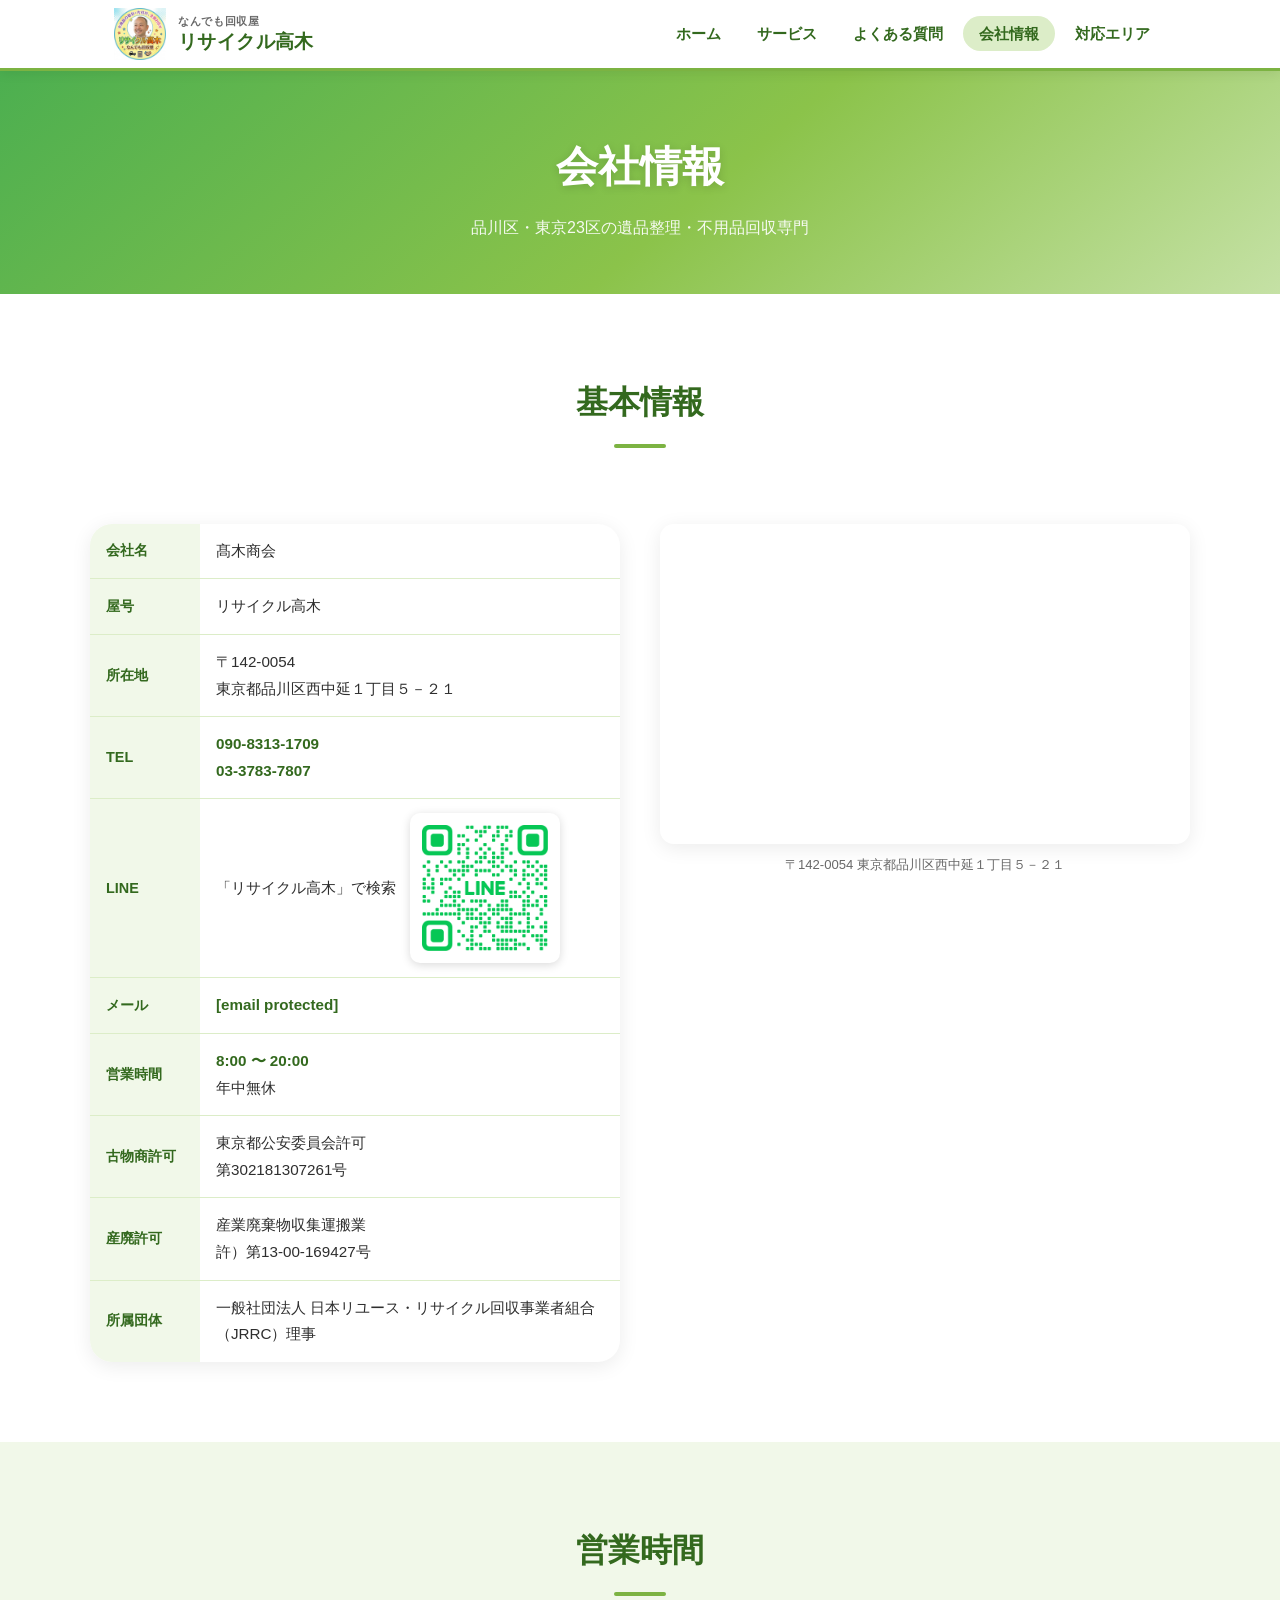
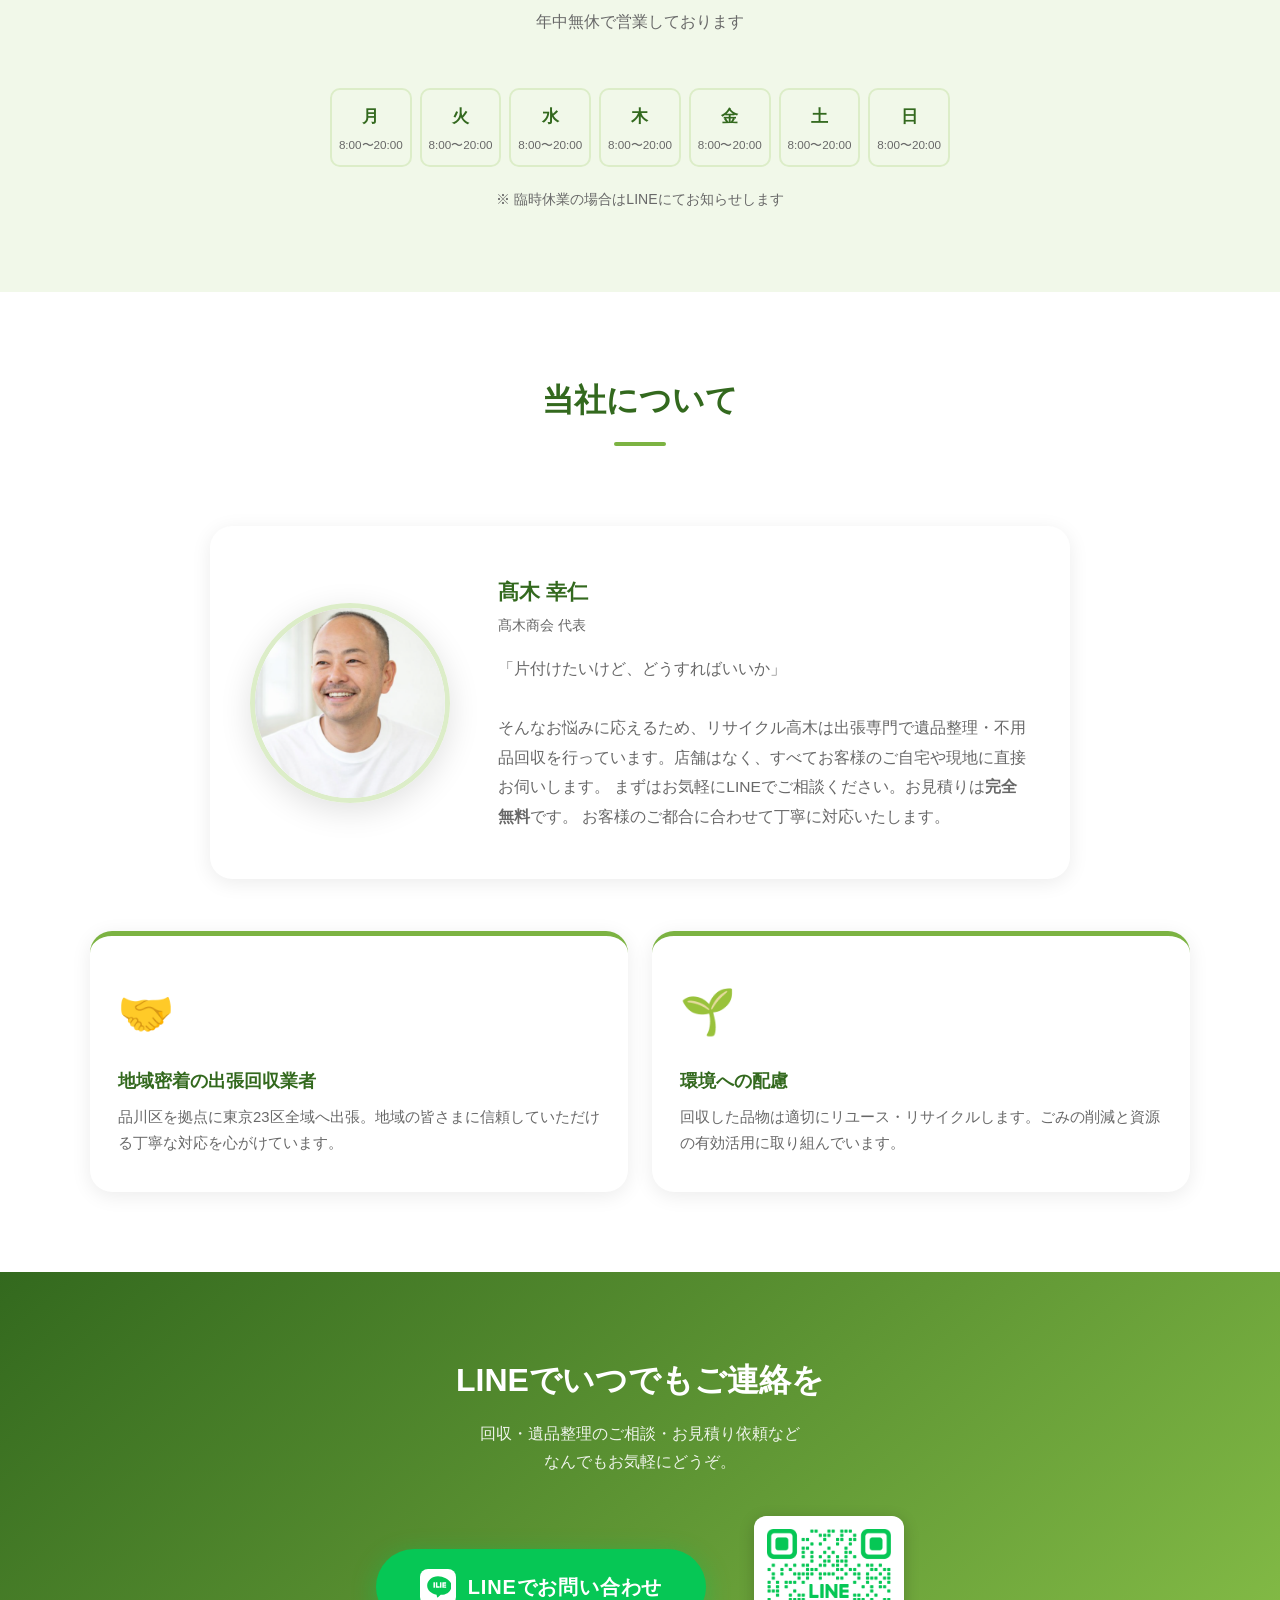
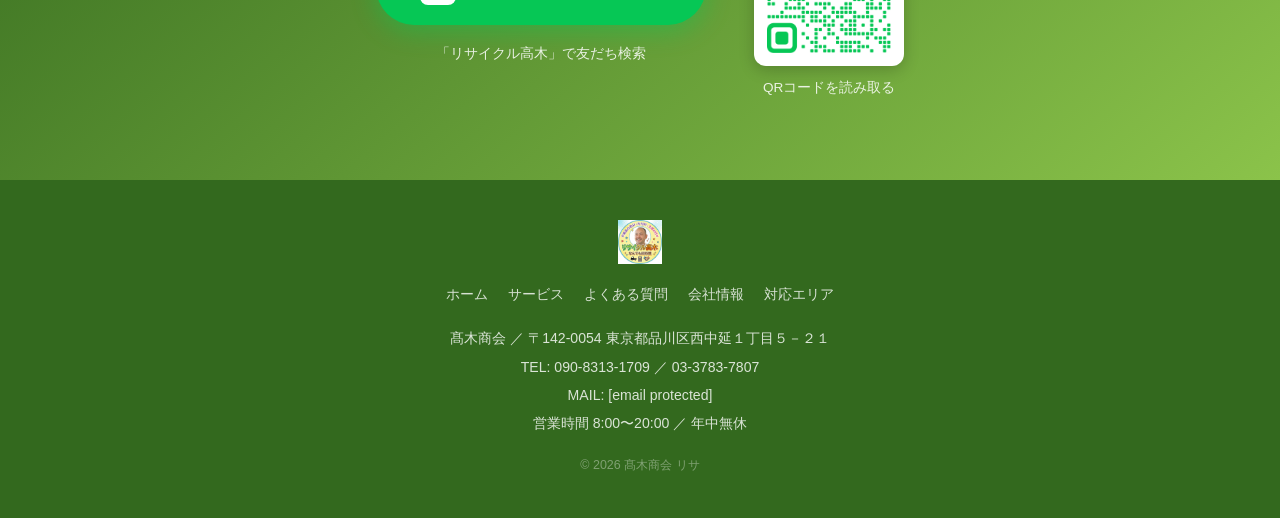
<file: about.html>
<!DOCTYPE html>
<html lang="ja">
<head>
<meta charset="UTF-8">
<meta name="viewport" content="width=device-width, initial-scale=1.0">
<title>会社情報 | リサイクル高木</title>
<meta name="description" content="髙木商会 リサイクル高木の会社情報。遺品整理・不用品回収の出張専門業者。品川区・東京23区対応。年中無休 8:00〜20:00。">
<link rel="stylesheet" href="style.css">
<style>
  .page-hero {
    background: linear-gradient(140deg, #4CAF50 0%, #8BC34A 55%, #C5E1A5 100%);
    color: var(--white);
    padding: 60px 24px 52px;
    text-align: center;
  }
  .page-hero h1 { font-size: clamp(1.8rem, 4vw, 2.6rem); font-weight: 900; margin-bottom: 10px; text-shadow: 0 2px 8px rgba(0,0,0,0.15); }
  .page-hero p { opacity: 0.92; font-size: 1rem; }

  .info-card {
    background: var(--white);
    border-radius: var(--radius-lg);
    box-shadow: var(--shadow);
    overflow: hidden;
  }

  .access-list { display: flex; flex-direction: column; gap: 10px; margin-top: 8px; }
  .access-item {
    display: flex;
    align-items: flex-start;
    gap: 10px;
    font-size: 0.95rem;
    line-height: 1.6;
  }
  .access-item .icon-badge {
    background: var(--green-main);
    color: var(--white);
    border-radius: 6px;
    padding: 3px 10px;
    font-size: 0.8rem;
    font-weight: 700;
    white-space: nowrap;
    flex-shrink: 0;
    margin-top: 3px;
  }

  .hours-week {
    display: grid;
    grid-template-columns: repeat(7, 1fr);
    gap: 8px;
    margin-top: 8px;
  }
  @media (max-width: 480px) {
    .hours-week { grid-template-columns: repeat(4, 1fr); }
  }
  .day-box {
    border-radius: 10px;
    padding: 12px 4px;
    text-align: center;
  }
  .day-box .day-name { font-weight: 800; font-size: 1.05rem; margin-bottom: 6px; }
  .day-box .day-time { font-size: 0.73rem; color: var(--text-light); line-height: 1.4; }
  .day-box.open { background: var(--green-pale); border: 2px solid var(--green-light); color: var(--green-dark); }

  .about-grid-wrap {
    display: grid;
    grid-template-columns: 1fr 1fr;
    gap: 40px;
    align-items: start;
  }
  @media (max-width: 700px) {
    .about-grid-wrap { grid-template-columns: 1fr; }
  }
</style>
</head>
<body>

<!-- HEADER -->
<header>
  <div class="header-inner">
    <a href="index.html" class="logo">
      <img src="丸ロゴ完成.jpg" alt="リサイクル高木">
      <span class="logo-text">
        <span class="logo-sub">なんでも回収屋</span>
        <span class="logo-main">リサイクル高木</span>
      </span>
    </a>
    <button class="nav-toggle" id="navToggle" aria-label="メニュー">
      <span></span><span></span><span></span>
    </button>
    <nav id="mainNav">
      <ul>
        <li><a href="index.html">ホーム</a></li>
        <li><a href="service.html">サービス</a></li>
        <li><a href="faq.html">よくある質問</a></li>
        <li><a href="about.html" class="active">会社情報</a></li>
        <li><a href="area.html">対応エリア</a></li>
      </ul>
    </nav>
  </div>
</header>

<!-- PAGE HERO -->
<div class="page-hero">
  <h1>会社情報</h1>
  <p>品川区・東京23区の遺品整理・不用品回収専門</p>
</div>

<!-- COMPANY INFO -->
<section class="bg-white">
  <div class="inner">
    <h2 class="section-title">基本情報</h2>
    <p class="section-subtitle" style="margin-bottom:36px;">&nbsp;</p>

    <div class="about-grid-wrap">
      <!-- INFO TABLE -->
      <div class="info-card">
        <table class="info-table">
          <tr>
            <th>会社名</th>
            <td>髙木商会</td>
          </tr>
          <tr>
            <th>屋号</th>
            <td>リサイクル高木</td>
          </tr>
          <tr>
            <th>所在地</th>
            <td>〒142-0054<br>東京都品川区西中延１丁目５－２１</td>
          </tr>
          <tr>
            <th>TEL</th>
            <td>
              <a href="tel:09083131709" style="color:var(--green-dark); font-weight:700;">090-8313-1709</a><br>
              <a href="tel:0337837807" style="color:var(--green-dark); font-weight:700;">03-3783-7807</a>
            </td>
          </tr>
          <tr>
            <th>LINE</th>
            <td>
              <div style="display:flex; align-items:center; gap:14px; flex-wrap:wrap;">
                <span>「リサイクル高木」で検索</span>
                <img src="line-qr.png" alt="LINE QRコード" width="150" height="150"
                  style="width:150px; height:150px; object-fit:contain; border-radius:10px; background:#fff; padding:5px; box-shadow:0 2px 10px rgba(0,0,0,0.15); box-sizing:border-box; display:block;">
              </div>
            </td>
          </tr>
          <tr>
            <th>メール</th>
            <td><a href="/cdn-cgi/l/email-protection#057760667c6669602b71646e64626c766d6a6e646c456268646c692b666a68" style="color:var(--green-dark); font-weight:700;"><span class="__cf_email__" data-cfemail="8cfee9eff5efe0e9a2f8ede7edebe5ffe4e3e7ede5ccebe1ede5e0a2efe3e1">[email&#160;protected]</span></a></td>
          </tr>
          <tr>
            <th>営業時間</th>
            <td><strong style="color:var(--green-dark);">8:00 〜 20:00</strong><br>年中無休</td>
          </tr>
          <tr>
            <th>古物商許可</th>
            <td>東京都公安委員会許可<br>第302181307261号</td>
          </tr>
          <tr>
            <th>産廃許可</th>
            <td>産業廃棄物収集運搬業<br>許）第13-00-169427号</td>
          </tr>
          <tr>
            <th>所属団体</th>
            <td>一般社団法人 日本リユース・リサイクル回収事業者組合（JRRC）理事</td>
          </tr>
        </table>
      </div>

      <!-- MAP -->
      <div>
        <div class="map-wrap">
          <iframe
            src="https://www.google.com/maps?q=東京都品川区西中延1丁目5-21&output=embed"
            allowfullscreen=""
            loading="lazy"
            referrerpolicy="no-referrer-when-downgrade"
            title="髙木商会 地図">
          </iframe>
        </div>
        <p style="font-size:0.82rem; color:var(--text-light); margin-top:10px; text-align:center;">
          〒142-0054 東京都品川区西中延１丁目５－２１
        </p>
      </div>
    </div>
  </div>
</section>

<!-- HOURS -->
<section class="bg-pale">
  <div class="inner">
    <h2 class="section-title">営業時間</h2>
    <p class="section-subtitle">年中無休で営業しております</p>

    <div style="max-width: 620px; margin: 0 auto;">
      <div class="hours-week">
        <div class="day-box open"><div class="day-name">月</div><div class="day-time">8:00〜20:00</div></div>
        <div class="day-box open"><div class="day-name">火</div><div class="day-time">8:00〜20:00</div></div>
        <div class="day-box open"><div class="day-name">水</div><div class="day-time">8:00〜20:00</div></div>
        <div class="day-box open"><div class="day-name">木</div><div class="day-time">8:00〜20:00</div></div>
        <div class="day-box open"><div class="day-name">金</div><div class="day-time">8:00〜20:00</div></div>
        <div class="day-box open"><div class="day-name">土</div><div class="day-time">8:00〜20:00</div></div>
        <div class="day-box open"><div class="day-name">日</div><div class="day-time">8:00〜20:00</div></div>
      </div>
      <div style="text-align:center; margin-top:20px; font-size:0.88rem; color:var(--text-light);">
        ※ 臨時休業の場合はLINEにてお知らせします
      </div>
    </div>
  </div>
</section>

<!-- OWNER / ABOUT -->
<section class="bg-white">
  <div class="inner">
    <h2 class="section-title">当社について</h2>
    <p class="section-subtitle" style="margin-bottom:40px;">&nbsp;</p>

    <div class="owner-section">
      <div class="owner-photo-wrap">
        <img src="幸仁白T.png" alt="店主 髙木幸仁" class="owner-photo">
      </div>
      <div class="owner-text">
        <div class="owner-name">髙木 幸仁</div>
        <div class="owner-title">髙木商会 代表</div>
        <p class="owner-message">
          「片付けたいけど、どうすればいいか」<br><br>
          そんなお悩みに応えるため、リサイクル高木は出張専門で遺品整理・不用品回収を行っています。店舗はなく、すべてお客様のご自宅や現地に直接お伺いします。
          まずはお気軽にLINEでご相談ください。お見積りは<strong>完全無料</strong>です。
          お客様のご都合に合わせて丁寧に対応いたします。
        </p>
      </div>
    </div>

    <div class="card-grid" style="margin-top: 52px;">
      <div class="card">
        <div class="card-icon">🤝</div>
        <h3>地域密着の出張回収業者</h3>
        <p>品川区を拠点に東京23区全域へ出張。地域の皆さまに信頼していただける丁寧な対応を心がけています。</p>
      </div>
      <div class="card">
        <div class="card-icon">🌱</div>
        <h3>環境への配慮</h3>
        <p>回収した品物は適切にリユース・リサイクルします。ごみの削減と資源の有効活用に取り組んでいます。</p>
      </div>
    </div>
  </div>
</section>

<!-- LINE CTA -->
<section class="contact-section">
  <h2>LINEでいつでもご連絡を</h2>
  <p>回収・遺品整理のご相談・お見積り依頼など<br>なんでもお気軽にどうぞ。</p>
  <div class="line-contact-wrap">
    <div class="line-btn-group">
      <a href="https://line.me/R/ti/p/@436kheac" class="btn-line" target="_blank" rel="noopener">
        <span class="line-icon">
          <svg viewBox="0 0 48 48" fill="none" xmlns="http://www.w3.org/2000/svg">
            <path d="M24 4C13 4 4 11.8 4 21.4c0 8.4 7.4 15.4 17.4 16.8l.8 4.4c.2.8 1.2 1 1.8.4l5-4.8c.4 0 .8.1 1.2.1 11 0 18.8-7.4 18.8-17C49 11.8 35 4 24 4z" fill="#06C755"/>
            <path d="M38.4 25.4h-5.8a.6.6 0 0 1-.6-.6v-9a.6.6 0 0 1 .6-.6h5.8c.3 0 .6.3.6.6v1.4c0 .3-.3.6-.6.6h-3.8v1.4h3.8c.3 0 .6.3.6.6v1.4c0 .3-.3.6-.6.6h-3.8v1.4h3.8c.3 0 .6.3.6.6v1.4c0 .3-.3.6-.6.6zm-8.6 0h-1.6a.6.6 0 0 1-.6-.6v-9c0-.3.3-.6.6-.6h1.6c.3 0 .6.3.6.6v9c0 .3-.3.6-.6.6zm-3.4 0h-5.8a.6.6 0 0 1-.6-.6v-9c0-.3.3-.6.6-.6h1.6c.3 0 .6.3.6.6v7h3.6c.3 0 .6.3.6.6v1.4c0 .3-.3.6-.6.6zm-8.6 0h-1.6a.6.6 0 0 1-.6-.6v-9c0-.3.3-.6.6-.6h1.6c.3 0 .6.3.6.6v9c0 .3-.3.6-.6.6z" fill="#fff"/>
          </svg>
        </span>
        LINEでお問い合わせ
      </a>
      <span class="line-btn-sub">「リサイクル高木」で友だち検索</span>
    </div>
    <div class="qr-block">
      <img src="line-qr.png" alt="リサイクル高木 LINE QRコード" class="qr-img" width="150" height="150">
      <p class="qr-label">QRコードを読み取る</p>
    </div>
  </div>
</section>

<!-- FOOTER -->
<footer>
  <img src="丸ロゴ完成.jpg" alt="リサイクル高木" class="footer-logo">
  <div class="footer-nav">
    <a href="index.html">ホーム</a>
    <a href="service.html">サービス</a>
    <a href="faq.html">よくある質問</a>
    <a href="about.html">会社情報</a>
    <a href="area.html">対応エリア</a>
  </div>
  髙木商会 ／ 〒142-0054 東京都品川区西中延１丁目５－２１<br>
  TEL: <a href="tel:09083131709" style="color:inherit;">090-8313-1709</a> ／ <a href="tel:0337837807" style="color:inherit;">03-3783-7807</a><br>
  MAIL: <a href="/cdn-cgi/l/email-protection#8af8efe9f3e9e6efa4feebe1ebede3f9e2e5e1ebe3caede7ebe3e6a4e9e5e7" style="color:inherit;"><span class="__cf_email__" data-cfemail="b5c7d0d6ccd6d9d09bc1d4ded4d2dcc6dddaded4dcf5d2d8d4dcd99bd6dad8">[email&#160;protected]</span></a><br>
  営業時間 8:00〜20:00 ／ 年中無休
  <div class="copy">&copy; 2026 髙木商会 リサ
</file>
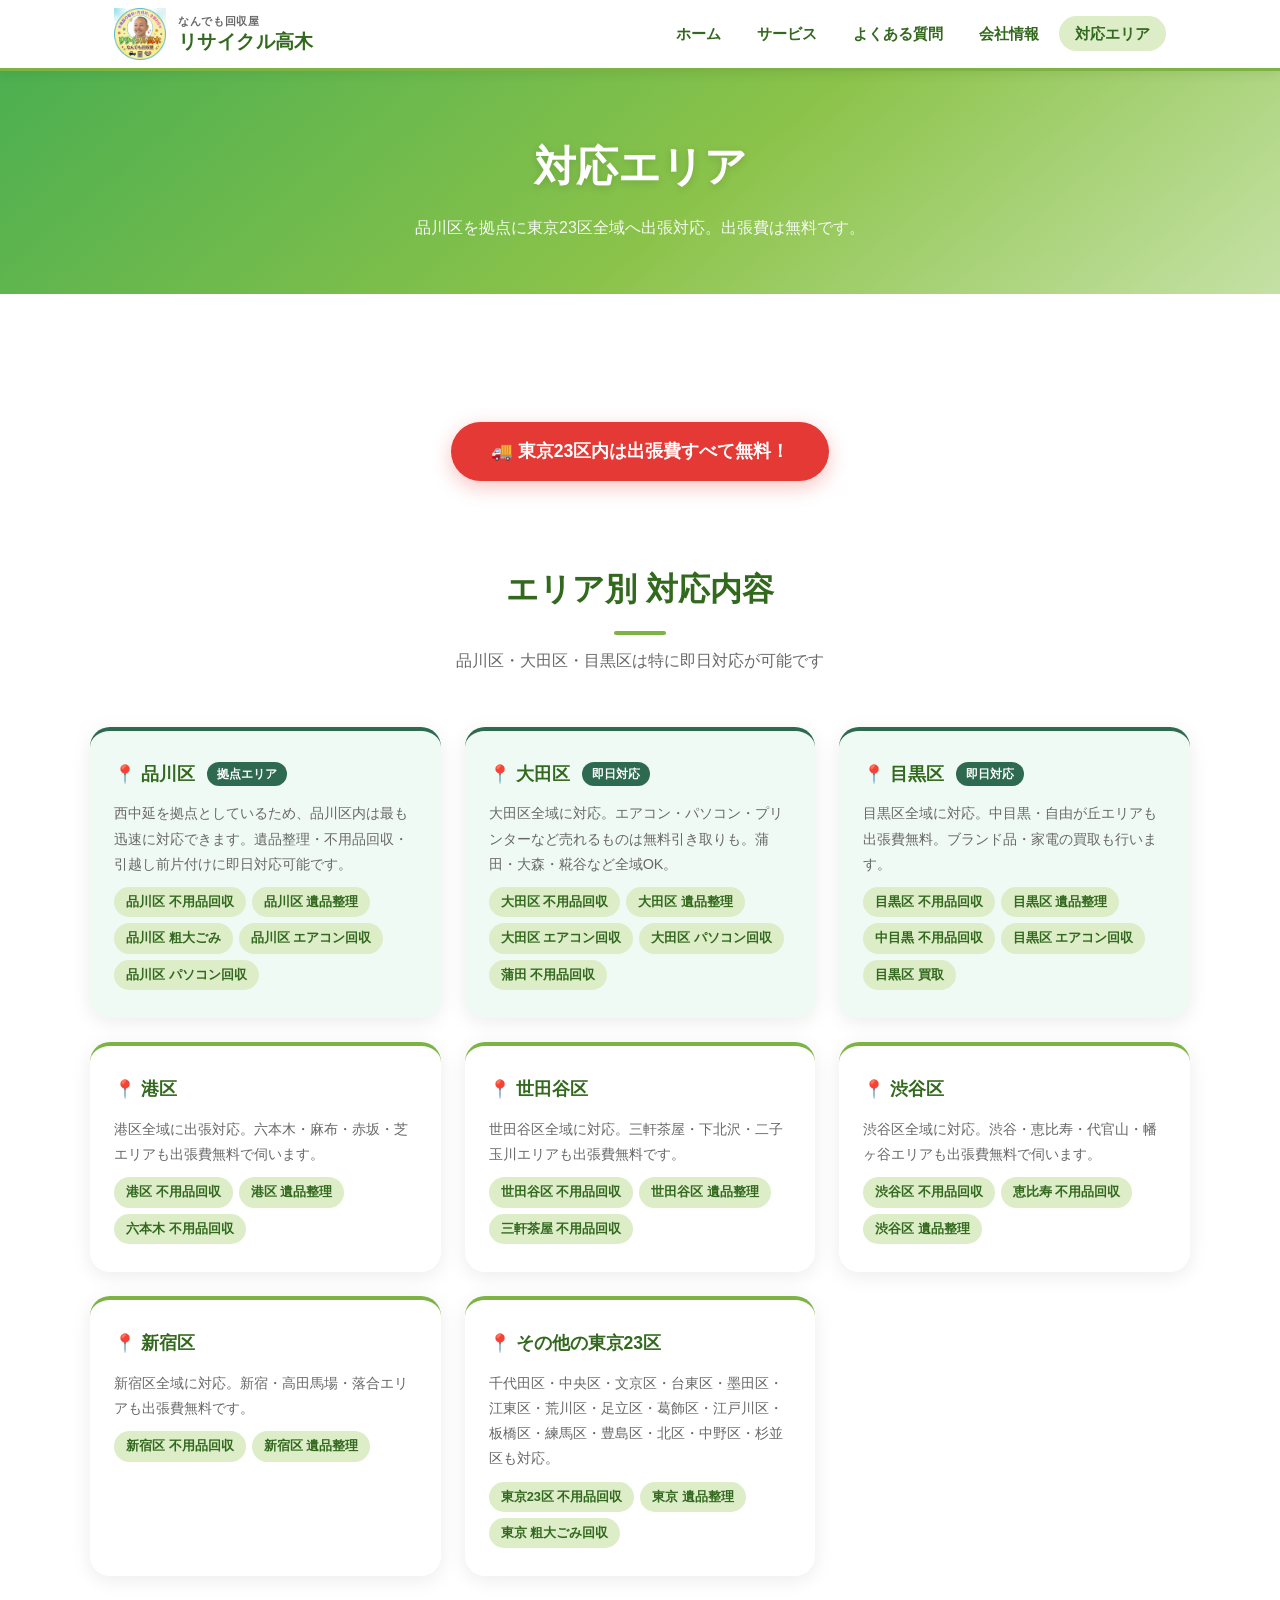
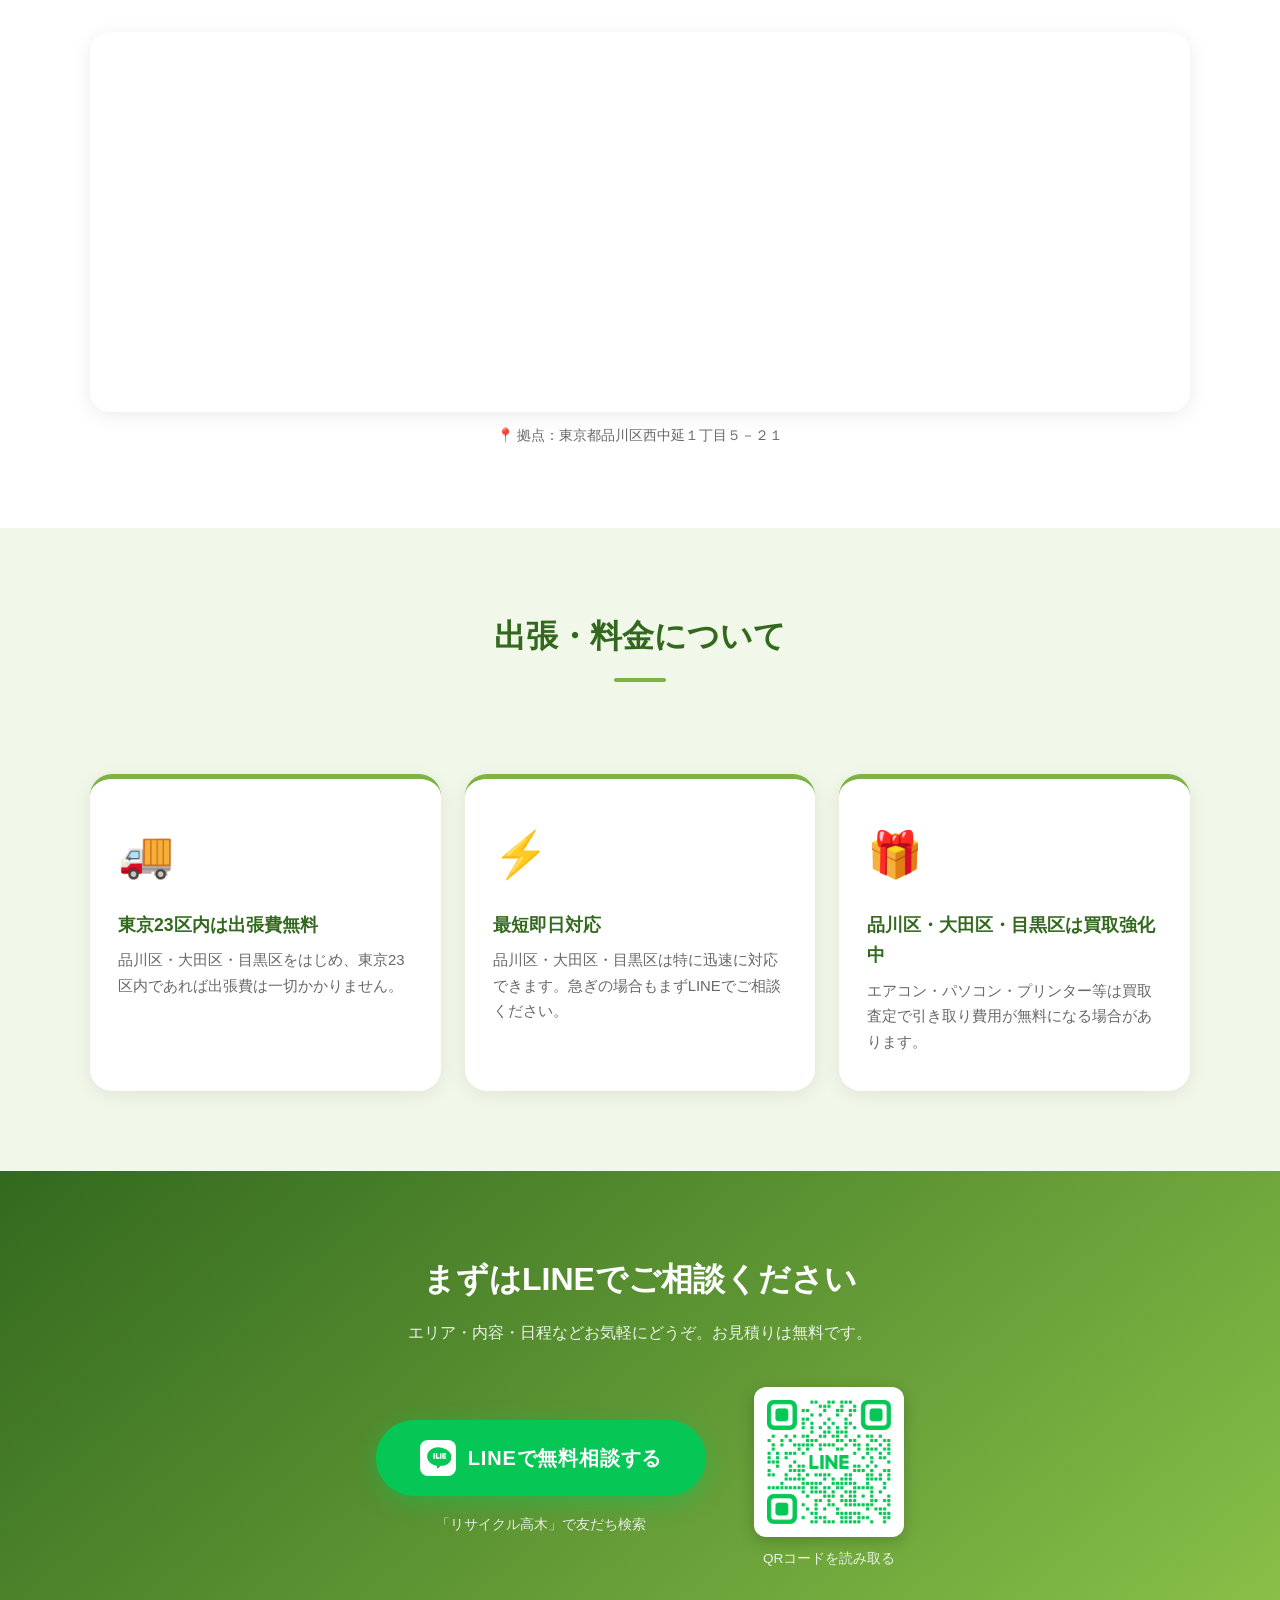
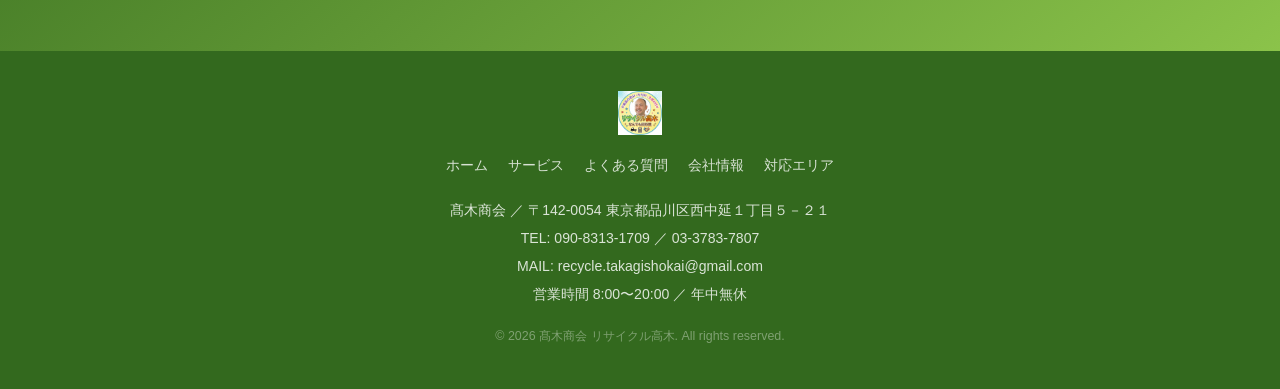
<file: area.html>
<!DOCTYPE html>
<html lang="ja">
<head>
<meta charset="UTF-8">
<meta name="viewport" content="width=device-width, initial-scale=1.0">
<title>対応エリア | リサイクル高木｜品川区・大田区・目黒区の不用品回収・遺品整理</title>
<meta name="description" content="リサイクル高木の対応エリア。品川区・大田区・目黒区・港区・世田谷区など東京23区全域に出張対応。出張費無料。遺品整理・不用品回収・引越し前片付けは年中無休8:00〜20:00。">
<link rel="stylesheet" href="style.css">
<style>
  .page-hero {
    background: linear-gradient(140deg, #4CAF50 0%, #8BC34A 55%, #C5E1A5 100%);
    color: var(--white);
    padding: 60px 24px 52px;
    text-align: center;
  }
  .page-hero h1 { font-size: clamp(1.8rem, 4vw, 2.6rem); font-weight: 900; margin-bottom: 10px; text-shadow: 0 2px 8px rgba(0,0,0,0.15); }
  .page-hero p { opacity: 0.92; font-size: 1rem; }

  .area-grid {
    display: grid;
    grid-template-columns: repeat(auto-fit, minmax(280px, 1fr));
    gap: 24px;
    margin-top: 40px;
  }
  .area-card {
    background: var(--white);
    border-radius: 20px;
    padding: 28px 24px;
    box-shadow: var(--shadow);
    border-top: 4px solid var(--green-main);
    transition: transform 0.2s, box-shadow 0.2s;
  }
  .area-card:hover {
    transform: translateY(-4px);
    box-shadow: 0 12px 36px rgba(124,179,66,0.18);
  }
  .area-card.primary {
    border-top-color: #2D6A4F;
    background: #f0faf4;
  }
  .area-card h3 {
    font-size: 1.1rem;
    font-weight: 900;
    color: var(--green-dark);
    margin-bottom: 12px;
    display: flex;
    align-items: center;
    gap: 8px;
  }
  .area-badge {
    display: inline-block;
    background: var(--green-main);
    color: #fff;
    font-size: 0.72rem;
    font-weight: 800;
    padding: 2px 10px;
    border-radius: 50px;
    margin-left: 4px;
  }
  .area-badge.main { background: #2D6A4F; }
  .area-keywords {
    display: flex;
    flex-wrap: wrap;
    gap: 6px;
    margin-top: 10px;
  }
  .area-kw {
    background: var(--green-light);
    color: var(--green-dark);
    border-radius: 50px;
    padding: 4px 12px;
    font-size: 0.8rem;
    font-weight: 700;
  }
  .area-card p {
    font-size: 0.9rem;
    color: var(--text-light);
    line-height: 1.75;
    margin-top: 10px;
  }

  .free-badge-wrap {
    text-align: center;
    margin: 48px 0 0;
  }
  .free-badge {
    display: inline-block;
    background: #e53935;
    color: #fff;
    font-size: 1.1rem;
    font-weight: 900;
    padding: 14px 40px;
    border-radius: 50px;
    box-shadow: 0 6px 20px rgba(229,57,53,0.3);
  }

  .area-map-wrap {
    margin-top: 48px;
    border-radius: 20px;
    overflow: hidden;
    box-shadow: var(--shadow);
  }
  .area-map-wrap iframe {
    width: 100%;
    height: 380px;
    border: 0;
    display: block;
  }

  @media (max-width: 600px) {
    .area-grid { grid-template-columns: 1fr; }
  }
</style>
</head>
<body>

<!-- HEADER -->
<header>
  <div class="header-inner">
    <a href="index.html" class="logo">
      <img src="丸ロゴ完成.jpg" alt="リサイクル高木">
      <span class="logo-text">
        <span class="logo-sub">なんでも回収屋</span>
        <span class="logo-main">リサイクル高木</span>
      </span>
    </a>
    <button class="nav-toggle" id="navToggle" aria-label="メニュー">
      <span></span><span></span><span></span>
    </button>
    <nav id="mainNav">
      <ul>
        <li><a href="index.html">ホーム</a></li>
        <li><a href="service.html">サービス</a></li>
        <li><a href="faq.html">よくある質問</a></li>
        <li><a href="about.html">会社情報</a></li>
        <li><a href="area.html" class="active">対応エリア</a></li>
      </ul>
    </nav>
  </div>
</header>

<!-- PAGE HERO -->
<div class="page-hero">
  <h1>対応エリア</h1>
  <p>品川区を拠点に東京23区全域へ出張対応。出張費は無料です。</p>
</div>

<!-- FREE BADGE -->
<section class="bg-white" style="padding-bottom: 0;">
  <div class="inner">
    <div class="free-badge-wrap">
      <div class="free-badge">🚚 東京23区内は出張費すべて無料！</div>
    </div>
  </div>
</section>

<!-- AREA CARDS -->
<section class="bg-white">
  <div class="inner">
    <h2 class="section-title">エリア別 対応内容</h2>
    <p class="section-subtitle">品川区・大田区・目黒区は特に即日対応が可能です</p>

    <div class="area-grid">

      <!-- 品川区 -->
      <div class="area-card primary">
        <h3>📍 品川区 <span class="area-badge main">拠点エリア</span></h3>
        <p>西中延を拠点としているため、品川区内は最も迅速に対応できます。遺品整理・不用品回収・引越し前片付けに即日対応可能です。</p>
        <div class="area-keywords">
          <span class="area-kw">品川区 不用品回収</span>
          <span class="area-kw">品川区 遺品整理</span>
          <span class="area-kw">品川区 粗大ごみ</span>
          <span class="area-kw">品川区 エアコン回収</span>
          <span class="area-kw">品川区 パソコン回収</span>
        </div>
      </div>

      <!-- 大田区 -->
      <div class="area-card primary">
        <h3>📍 大田区 <span class="area-badge main">即日対応</span></h3>
        <p>大田区全域に対応。エアコン・パソコン・プリンターなど売れるものは無料引き取りも。蒲田・大森・糀谷など全域OK。</p>
        <div class="area-keywords">
          <span class="area-kw">大田区 不用品回収</span>
          <span class="area-kw">大田区 遺品整理</span>
          <span class="area-kw">大田区 エアコン回収</span>
          <span class="area-kw">大田区 パソコン回収</span>
          <span class="area-kw">蒲田 不用品回収</span>
        </div>
      </div>

      <!-- 目黒区 -->
      <div class="area-card primary">
        <h3>📍 目黒区 <span class="area-badge main">即日対応</span></h3>
        <p>目黒区全域に対応。中目黒・自由が丘エリアも出張費無料。ブランド品・家電の買取も行います。</p>
        <div class="area-keywords">
          <span class="area-kw">目黒区 不用品回収</span>
          <span class="area-kw">目黒区 遺品整理</span>
          <span class="area-kw">中目黒 不用品回収</span>
          <span class="area-kw">目黒区 エアコン回収</span>
          <span class="area-kw">目黒区 買取</span>
        </div>
      </div>

      <!-- 港区 -->
      <div class="area-card">
        <h3>📍 港区</h3>
        <p>港区全域に出張対応。六本木・麻布・赤坂・芝エリアも出張費無料で伺います。</p>
        <div class="area-keywords">
          <span class="area-kw">港区 不用品回収</span>
          <span class="area-kw">港区 遺品整理</span>
          <span class="area-kw">六本木 不用品回収</span>
        </div>
      </div>

      <!-- 世田谷区 -->
      <div class="area-card">
        <h3>📍 世田谷区</h3>
        <p>世田谷区全域に対応。三軒茶屋・下北沢・二子玉川エリアも出張費無料です。</p>
        <div class="area-keywords">
          <span class="area-kw">世田谷区 不用品回収</span>
          <span class="area-kw">世田谷区 遺品整理</span>
          <span class="area-kw">三軒茶屋 不用品回収</span>
        </div>
      </div>

      <!-- 渋谷区 -->
      <div class="area-card">
        <h3>📍 渋谷区</h3>
        <p>渋谷区全域に対応。渋谷・恵比寿・代官山・幡ヶ谷エリアも出張費無料で伺います。</p>
        <div class="area-keywords">
          <span class="area-kw">渋谷区 不用品回収</span>
          <span class="area-kw">恵比寿 不用品回収</span>
          <span class="area-kw">渋谷区 遺品整理</span>
        </div>
      </div>

      <!-- 新宿区 -->
      <div class="area-card">
        <h3>📍 新宿区</h3>
        <p>新宿区全域に対応。新宿・高田馬場・落合エリアも出張費無料です。</p>
        <div class="area-keywords">
          <span class="area-kw">新宿区 不用品回収</span>
          <span class="area-kw">新宿区 遺品整理</span>
        </div>
      </div>

      <!-- その他23区 -->
      <div class="area-card">
        <h3>📍 その他の東京23区</h3>
        <p>千代田区・中央区・文京区・台東区・墨田区・江東区・荒川区・足立区・葛飾区・江戸川区・板橋区・練馬区・豊島区・北区・中野区・杉並区も対応。</p>
        <div class="area-keywords">
          <span class="area-kw">東京23区 不用品回収</span>
          <span class="area-kw">東京 遺品整理</span>
          <span class="area-kw">東京 粗大ごみ回収</span>
        </div>
      </div>

    </div>

    <!-- 地図 -->
    <div class="area-map-wrap" style="margin-top: 56px;">
      <iframe
        src="https://www.google.com/maps?q=東京都品川区西中延1丁目5-21&output=embed"
        allowfullscreen=""
        loading="lazy"
        referrerpolicy="no-referrer-when-downgrade"
        title="リサイクル高木 拠点地図">
      </iframe>
    </div>
    <p style="text-align:center; font-size:0.85rem; color:var(--text-light); margin-top:12px;">
      📍 拠点：東京都品川区西中延１丁目５－２１
    </p>

  </div>
</section>

<!-- 注意事項 -->
<section class="bg-pale">
  <div class="inner">
    <h2 class="section-title">出張・料金について</h2>
    <p class="section-subtitle">&nbsp;</p>
    <div class="card-grid">
      <div class="card">
        <div class="card-icon">🚚</div>
        <h3>東京23区内は出張費無料</h3>
        <p>品川区・大田区・目黒区をはじめ、東京23区内であれば出張費は一切かかりません。</p>
      </div>
      <div class="card">
        <div class="card-icon">⚡</div>
        <h3>最短即日対応</h3>
        <p>品川区・大田区・目黒区は特に迅速に対応できます。急ぎの場合もまずLINEでご相談ください。</p>
      </div>
      <div class="card">
        <div class="card-icon">🎁</div>
        <h3>品川区・大田区・目黒区は買取強化中</h3>
        <p>エアコン・パソコン・プリンター等は買取査定で引き取り費用が無料になる場合があります。</p>
      </div>
    </div>
  </div>
</section>

<!-- LINE CTA -->
<section class="contact-section">
  <h2>まずはLINEでご相談ください</h2>
  <p>エリア・内容・日程などお気軽にどうぞ。お見積りは無料です。</p>
  <div class="line-contact-wrap">
    <div class="line-btn-group">
      <a href="https://line.me/R/ti/p/@436kheac" class="btn-line" target="_blank" rel="noopener">
        <span class="line-icon">
          <svg viewBox="0 0 48 48" fill="none" xmlns="http://www.w3.org/2000/svg">
            <path d="M24 4C13 4 4 11.8 4 21.4c0 8.4 7.4 15.4 17.4 16.8l.8 4.4c.2.8 1.2 1 1.8.4l5-4.8c.4 0 .8.1 1.2.1 11 0 18.8-7.4 18.8-17C49 11.8 35 4 24 4z" fill="#06C755"/>
            <path d="M38.4 25.4h-5.8a.6.6 0 0 1-.6-.6v-9a.6.6 0 0 1 .6-.6h5.8c.3 0 .6.3.6.6v1.4c0 .3-.3.6-.6.6h-3.8v1.4h3.8c.3 0 .6.3.6.6v1.4c0 .3-.3.6-.6.6h-3.8v1.4h3.8c.3 0 .6.3.6.6v1.4c0 .3-.3.6-.6.6zm-8.6 0h-1.6a.6.6 0 0 1-.6-.6v-9c0-.3.3-.6.6-.6h1.6c.3 0 .6.3.6.6v9c0 .3-.3.6-.6.6zm-3.4 0h-5.8a.6.6 0 0 1-.6-.6v-9c0-.3.3-.6.6-.6h1.6c.3 0 .6.3.6.6v7h3.6c.3 0 .6.3.6.6v1.4c0 .3-.3.6-.6.6zm-8.6 0h-1.6a.6.6 0 0 1-.6-.6v-9c0-.3.3-.6.6-.6h1.6c.3 0 .6.3.6.6v9c0 .3-.3.6-.6.6z" fill="#fff"/>
          </svg>
        </span>
        LINEで無料相談する
      </a>
      <span class="line-btn-sub">「リサイクル高木」で友だち検索</span>
    </div>
    <div class="qr-block">
      <img src="line-qr.png" alt="リサイクル高木 LINE QRコード" class="qr-img" width="150" height="150">
      <p class="qr-label">QRコードを読み取る</p>
    </div>
  </div>
</section>

<!-- FOOTER -->
<footer>
  <img src="丸ロゴ完成.jpg" alt="リサイクル高木" class="footer-logo">
  <div class="footer-nav">
    <a href="index.html">ホーム</a>
    <a href="service.html">サービス</a>
    <a href="faq.html">よくある質問</a>
    <a href="about.html">会社情報</a>
    <a href="area.html">対応エリア</a>
  </div>
  髙木商会 ／ 〒142-0054 東京都品川区西中延１丁目５－２１<br>
  TEL: <a href="tel:09083131709" style="color:inherit;">090-8313-1709</a> ／ <a href="tel:0337837807" style="color:inherit;">03-3783-7807</a><br>
  MAIL: <a href="mailto:recycle.takagishokai@gmail.com" style="color:inherit;">recycle.takagishokai@gmail.com</a><br>
  営業時間 8:00〜20:00 ／ 年中無休
  <div class="copy">&copy; 2026 髙木商会 リサイクル高木. All rights reserved.</div>
</footer>

<script>
  const toggle = document.getElementById('navToggle');
  const nav = document.getElementById('mainNav');
  toggle.addEventListener('click', () => {
    toggle.classList.toggle('open');
    nav.classList.toggle('open');
  });
</script>
</body>
</html>
</file>
<file: style.css>
/* ===== BASE ===== */
*, *::before, *::after { box-sizing: border-box; margin: 0; padding: 0; }

:root {
  --green-dark:   #33691E;
  --green-main:   #7CB342;
  --green-mid:    #8BC34A;
  --green-light:  #DCEDC8;
  --green-pale:   #F1F8E9;
  --yellow:       #FDD835;
  --yellow-light: #FFFDE7;
  --white:        #ffffff;
  --text:         #2E2E2E;
  --text-light:   #686868;
  --line-green:   #06C755;
  --line-hover:   #05a848;
  --radius:       14px;
  --radius-lg:    22px;
  --shadow:       0 4px 20px rgba(0,0,0,0.08);
  --shadow-md:    0 8px 32px rgba(0,0,0,0.12);
}

html { scroll-behavior: smooth; }

body {
  font-family: 'Hiragino Kaku Gothic ProN', 'Hiragino Sans', 'Meiryo', sans-serif;
  color: var(--text);
  line-height: 1.75;
  background: #fff;
}

a { color: inherit; text-decoration: none; }
img { max-width: 100%; display: block; }
ul { list-style: none; }

/* ===== HEADER ===== */
header {
  background: var(--white);
  position: sticky;
  top: 0;
  z-index: 100;
  border-bottom: 3px solid var(--green-main);
  box-shadow: 0 2px 12px rgba(0,0,0,0.08);
}

.header-inner {
  max-width: 1100px;
  margin: 0 auto;
  padding: 0 24px;
  display: flex;
  align-items: center;
  justify-content: space-between;
  height: 68px;
}

.logo {
  display: flex;
  align-items: center;
  gap: 12px;
  text-decoration: none;
}
.logo img {
  height: 52px;
  width: auto;
  display: block;
  flex-shrink: 0;
}
.logo-text {
  display: flex;
  flex-direction: column;
  gap: 1px;
  line-height: 1.2;
}
.logo-text .logo-sub {
  font-size: 0.7rem;
  font-weight: 700;
  color: var(--text-light);
  letter-spacing: 0.06em;
}
.logo-text .logo-main {
  font-size: 1.2rem;
  font-weight: 900;
  color: var(--green-dark);
  letter-spacing: 0.02em;
  white-space: nowrap;
}
@media (max-width: 480px) {
  .logo-text .logo-main { font-size: 0.95rem; }
  .logo-text .logo-sub { display: none; }
  .logo img { height: 40px; }
}

/* hamburger */
.nav-toggle {
  display: none;
  flex-direction: column;
  gap: 5px;
  cursor: pointer;
  background: none;
  border: none;
  padding: 6px;
}
.nav-toggle span {
  display: block;
  width: 26px;
  height: 3px;
  background: var(--green-dark);
  border-radius: 2px;
  transition: 0.3s;
}
.nav-toggle.open span:nth-child(1) { transform: translateY(8px) rotate(45deg); }
.nav-toggle.open span:nth-child(2) { opacity: 0; }
.nav-toggle.open span:nth-child(3) { transform: translateY(-8px) rotate(-45deg); }

nav ul { display: flex; gap: 4px; }

nav ul li a {
  color: var(--green-dark);
  padding: 9px 16px;
  border-radius: 50px;
  font-size: 0.95rem;
  font-weight: 700;
  transition: background 0.2s, color 0.2s;
}
nav ul li a:hover,
nav ul li a.active {
  background: var(--green-light);
  color: var(--green-dark);
}

/* ===== HERO ===== */
.hero {
  background: linear-gradient(140deg, #4CAF50 0%, #8BC34A 55%, #C5E1A5 100%);
  padding: 72px 24px 80px;
  overflow: hidden;
}

.hero-inner {
  max-width: 1000px;
  margin: 0 auto;
  display: flex;
  align-items: center;
  justify-content: center;
  gap: 56px;
}

.hero-text { flex: 1; text-align: center; }

.hero-logo {
  max-width: 340px;
  width: 100%;
  margin: 0 auto 24px;
  filter: drop-shadow(0 4px 12px rgba(0,0,0,0.18));
}

.hero-text p {
  color: var(--white);
  font-size: clamp(1rem, 2.5vw, 1.15rem);
  opacity: 0.95;
  margin-bottom: 32px;
  line-height: 1.9;
  text-shadow: 0 1px 4px rgba(0,0,0,0.15);
}

.hero-owner { flex-shrink: 0; }
.owner-photo-hero {
  width: 220px;
  border-radius: 50%;
  border: 5px solid rgba(255,255,255,0.7);
  box-shadow: 0 8px 32px rgba(0,0,0,0.2);
  object-fit: cover;
  aspect-ratio: 1;
}

/* ===== LINE BUTTON ===== */
.btn-line {
  display: inline-flex;
  align-items: center;
  justify-content: center;
  gap: 12px;
  background: var(--line-green);
  color: var(--white);
  font-size: 1.25rem;
  font-weight: 800;
  padding: 20px 44px;
  border-radius: 50px;
  box-shadow: 0 6px 24px rgba(6,199,85,0.45);
  transition: background 0.2s, transform 0.15s, box-shadow 0.2s;
  cursor: pointer;
  border: none;
  letter-spacing: 0.04em;
}
.btn-line:hover {
  background: var(--line-hover);
  transform: translateY(-3px);
  box-shadow: 0 10px 30px rgba(6,199,85,0.55);
}
.btn-line:active { transform: translateY(0); }

.btn-line .line-icon {
  width: 36px;
  height: 36px;
  background: var(--white);
  border-radius: 8px;
  display: flex;
  align-items: center;
  justify-content: center;
  flex-shrink: 0;
}
.btn-line .line-icon svg { width: 26px; height: 26px; }

/* secondary green button */
.btn-green {
  display: inline-block;
  background: var(--green-main);
  color: var(--white);
  padding: 14px 36px;
  border-radius: 50px;
  font-size: 1rem;
  font-weight: 700;
  transition: background 0.2s, transform 0.15s;
}
.btn-green:hover { background: var(--green-dark); transform: translateY(-2px); }

/* ===== SECTION COMMONS ===== */
section { padding: 80px 24px; }

.section-title {
  text-align: center;
  font-size: clamp(1.5rem, 3.5vw, 2rem);
  font-weight: 800;
  color: var(--green-dark);
  margin-bottom: 12px;
}
.section-title::after {
  content: '';
  display: block;
  width: 52px;
  height: 4px;
  background: var(--green-main);
  border-radius: 2px;
  margin: 14px auto 0;
}
.section-subtitle {
  text-align: center;
  color: var(--text-light);
  margin-bottom: 52px;
  font-size: 1rem;
}

.inner { max-width: 1100px; margin: 0 auto; }

/* ===== HOURS BANNER ===== */
.hours-banner {
  background: var(--white);
  border: 3px solid var(--green-light);
  border-radius: var(--radius-lg);
  padding: 32px 40px;
  display: flex;
  flex-wrap: wrap;
  gap: 28px;
  align-items: center;
  justify-content: center;
  margin: 0 auto;
  max-width: 680px;
  box-shadow: var(--shadow);
}
.hours-item { text-align: center; }
.hours-item .label {
  font-size: 0.82rem;
  color: var(--text-light);
  font-weight: 600;
  letter-spacing: 0.06em;
}
.hours-item .value {
  font-size: 1.7rem;
  font-weight: 900;
  color: var(--green-dark);
  margin-top: 4px;
  letter-spacing: -0.02em;
}
.hours-item .value.open-all { color: var(--green-main); }
.divider-v {
  width: 1px;
  height: 54px;
  background: var(--green-light);
}

/* ===== CARD GRID ===== */
.card-grid {
  display: grid;
  grid-template-columns: repeat(auto-fit, minmax(260px, 1fr));
  gap: 24px;
}

.card {
  background: var(--white);
  border-radius: var(--radius-lg);
  box-shadow: var(--shadow);
  padding: 36px 28px;
  border-top: 5px solid var(--green-main);
  transition: transform 0.2s, box-shadow 0.2s;
}
.card:hover { transform: translateY(-6px); box-shadow: var(--shadow-md); }

.card .card-icon { font-size: 2.8rem; margin-bottom: 16px; }
.card h3 { font-size: 1.1rem; font-weight: 800; color: var(--green-dark); margin-bottom: 8px; }
.card p { font-size: 0.93rem; color: var(--text-light); line-height: 1.7; }

/* ===== SERVICE PAGE ===== */
.service-table {
  width: 100%;
  border-collapse: collapse;
  background: var(--white);
  border-radius: var(--radius);
  overflow: hidden;
  box-shadow: var(--shadow);
}
.service-table th {
  background: var(--green-main);
  color: var(--white);
  padding: 14px 20px;
  text-align: left;
  font-weight: 700;
}
.service-table td {
  padding: 14px 20px;
  border-bottom: 1px solid #eee;
  font-size: 0.95rem;
}
.service-table tr:last-child td { border-bottom: none; }
.service-table tr:nth-child(even) td { background: var(--green-pale); }

.badge {
  display: inline-block;
  background: var(--yellow);
  color: var(--green-dark);
  border-radius: 4px;
  padding: 2px 10px;
  font-size: 0.78rem;
  font-weight: 800;
}

/* ===== FAQ ===== */
.faq-list { max-width: 820px; margin: 0 auto; display: flex; flex-direction: column; gap: 14px; }

details {
  background: var(--white);
  border-radius: var(--radius);
  box-shadow: var(--shadow);
  overflow: hidden;
}
details summary {
  display: flex;
  align-items: center;
  gap: 14px;
  padding: 20px 24px;
  font-weight: 700;
  font-size: 1rem;
  cursor: pointer;
  list-style: none;
  color: var(--green-dark);
  transition: background 0.2s;
}
details summary::-webkit-details-marker { display: none; }
details summary:hover { background: var(--green-pale); }
details[open] summary { background: var(--green-pale); border-bottom: 2px solid var(--green-light); }

.faq-q {
  width: 32px; height: 32px; min-width: 32px;
  background: var(--green-main); color: var(--white);
  border-radius: 50%; display: flex; align-items: center; justify-content: center;
  font-size: 0.85rem; font-weight: 900;
}
.faq-arrow {
  margin-left: auto;
  transition: transform 0.3s;
  color: var(--green-main);
  font-size: 1.1rem;
}
details[open] .faq-arrow { transform: rotate(180deg); }

.faq-answer {
  padding: 20px 24px 24px;
  color: var(--text-light);
  line-height: 1.85;
  font-size: 0.95rem;
}
.faq-answer strong { color: var(--green-dark); }

/* ===== INFO TABLE ===== */
.info-table { width: 100%; border-collapse: collapse; }
.info-table tr { border-bottom: 1px solid var(--green-light); }
.info-table tr:last-child { border-bottom: none; }
.info-table th {
  background: var(--green-pale);
  color: var(--green-dark);
  padding: 14px 16px;
  font-weight: 700;
  font-size: 0.9rem;
  white-space: nowrap;
  width: 110px;
  text-align: left;
}
.info-table td { padding: 14px 16px; font-size: 0.95rem; }

.map-wrap {
  border-radius: var(--radius);
  overflow: hidden;
  box-shadow: var(--shadow);
  height: 320px;
}
.map-wrap iframe { width: 100%; height: 100%; border: none; display: block; }

/* ===== LINE QR CONTACT SECTION ===== */
.contact-section {
  background: linear-gradient(140deg, var(--green-dark) 0%, var(--green-mid) 100%);
  color: var(--white);
  text-align: center;
  padding: 80px 24px;
}
.contact-section h2 { font-size: clamp(1.5rem, 3.5vw, 2rem); margin-bottom: 12px; }
.contact-section > p { opacity: 0.9; margin-bottom: 40px; font-size: 1rem; }

.line-contact-wrap {
  display: flex;
  align-items: center;
  justify-content: center;
  gap: 48px;
  flex-wrap: wrap;
}
.line-btn-group { display: flex; flex-direction: column; align-items: center; gap: 16px; }
.line-btn-sub { color: rgba(255,255,255,0.85); font-size: 0.9rem; }

.qr-block { text-align: center; }
.qr-img {
  display: block;
  width: 150px;
  height: 150px;
  object-fit: contain;
  border-radius: 12px;
  background: var(--white);
  padding: 6px;
  box-shadow: 0 4px 16px rgba(0,0,0,0.2);
  margin: 0 auto 10px;
  box-sizing: border-box;
}
.qr-label {
  font-size: 0.85rem;
  color: rgba(255,255,255,0.85);
}

/* ===== OWNER SECTION (about page) ===== */
.owner-section {
  display: flex;
  gap: 48px;
  align-items: center;
  max-width: 860px;
  margin: 0 auto;
  background: var(--white);
  border-radius: var(--radius-lg);
  box-shadow: var(--shadow);
  padding: 48px 40px;
}
.owner-photo-wrap { flex-shrink: 0; }
.owner-photo {
  width: 200px;
  border-radius: 50%;
  border: 5px solid var(--green-light);
  box-shadow: var(--shadow-md);
  object-fit: cover;
  aspect-ratio: 1;
}
.owner-text .owner-name {
  font-size: 1.3rem;
  font-weight: 800;
  color: var(--green-dark);
  margin-bottom: 4px;
}
.owner-text .owner-title {
  font-size: 0.85rem;
  color: var(--text-light);
  margin-bottom: 16px;
}
.owner-text .owner-message {
  font-size: 0.97rem;
  color: var(--text-light);
  line-height: 1.9;
}

/* ===== FOOTER ===== */
footer {
  background: var(--green-dark);
  color: rgba(255,255,255,0.82);
  text-align: center;
  padding: 40px 24px;
  font-size: 0.88rem;
  line-height: 2;
}
.footer-logo { height: 44px; margin: 0 auto 16px; }
footer .footer-nav {
  display: flex;
  flex-wrap: wrap;
  justify-content: center;
  gap: 8px 20px;
  margin: 12px 0 16px;
}
footer .footer-nav a { color: rgba(255,255,255,0.8); transition: color 0.2s; font-size: 0.9rem; }
footer .footer-nav a:hover { color: var(--white); }
footer .copy { margin-top: 16px; opacity: 0.45; font-size: 0.78rem; }

/* ===== BG VARIANTS ===== */
.bg-pale  { background: var(--green-pale); }
.bg-white { background: var(--white); }
.bg-yellow-light { background: var(--yellow-light); }

/* ===== STEP / PROCESS ===== */
.steps {
  display: flex;
  flex-wrap: wrap;
  gap: 8px;
  justify-content: center;
  max-width: 860px;
  margin: 0 auto;
}
.step {
  flex: 1 1 180px;
  max-width: 210px;
  text-align: center;
  padding: 28px 16px;
  background: var(--white);
  border-radius: var(--radius-lg);
  box-shadow: var(--shadow);
}
.step-num {
  width: 56px; height: 56px;
  background: var(--green-main);
  color: var(--white);
  border-radius: 50%;
  font-size: 1.5rem;
  font-weight: 900;
  display: flex;
  align-items: center;
  justify-content: center;
  margin: 0 auto 16px;
  box-shadow: 0 4px 12px rgba(124,179,66,0.4);
}
.step h4 { font-size: 1rem; font-weight: 800; color: var(--green-dark); margin-bottom: 8px; }
.step p { font-size: 0.88rem; color: var(--text-light); }

/* ===== RESPONSIVE ===== */
@media (max-width: 768px) {
  .nav-toggle { display: flex; }

  nav {
    display: none;
    position: absolute;
    top: 68px;
    left: 0;
    right: 0;
    background: var(--white);
    border-top: 2px solid var(--green-light);
    padding: 12px 16px 20px;
    box-shadow: 0 8px 20px rgba(0,0,0,0.1);
  }
  nav.open { display: block; }
  nav ul { flex-direction: column; gap: 4px; }
  nav ul li a { display: block; padding: 12px 16px; border-radius: 10px; }

  .hero-inner { flex-direction: column-reverse; gap: 28px; }
  .owner-photo-hero { width: 150px; }
  .hero-logo { max-width: 260px; }

  .hours-banner { flex-direction: column; gap: 20px; padding: 28px 24px; }
  .divider-v { width: 120px; height: 1px; }

  .btn-line { font-size: 1.1rem; padding: 18px 32px; }

  section { padding: 56px 16px; }

  .owner-section { flex-direction: column; text-align: center; padding: 36px 24px; }
  .owner-photo { width: 160px; }

  .line-contact-wrap { gap: 32px; }
}

@media (max-width: 480px) {
  .btn-line { width: 100%; max-width: 340px; }
  .steps { gap: 12px; }
  .step { flex: 1 1 140px; max-width: 100%; }
}
</file>
